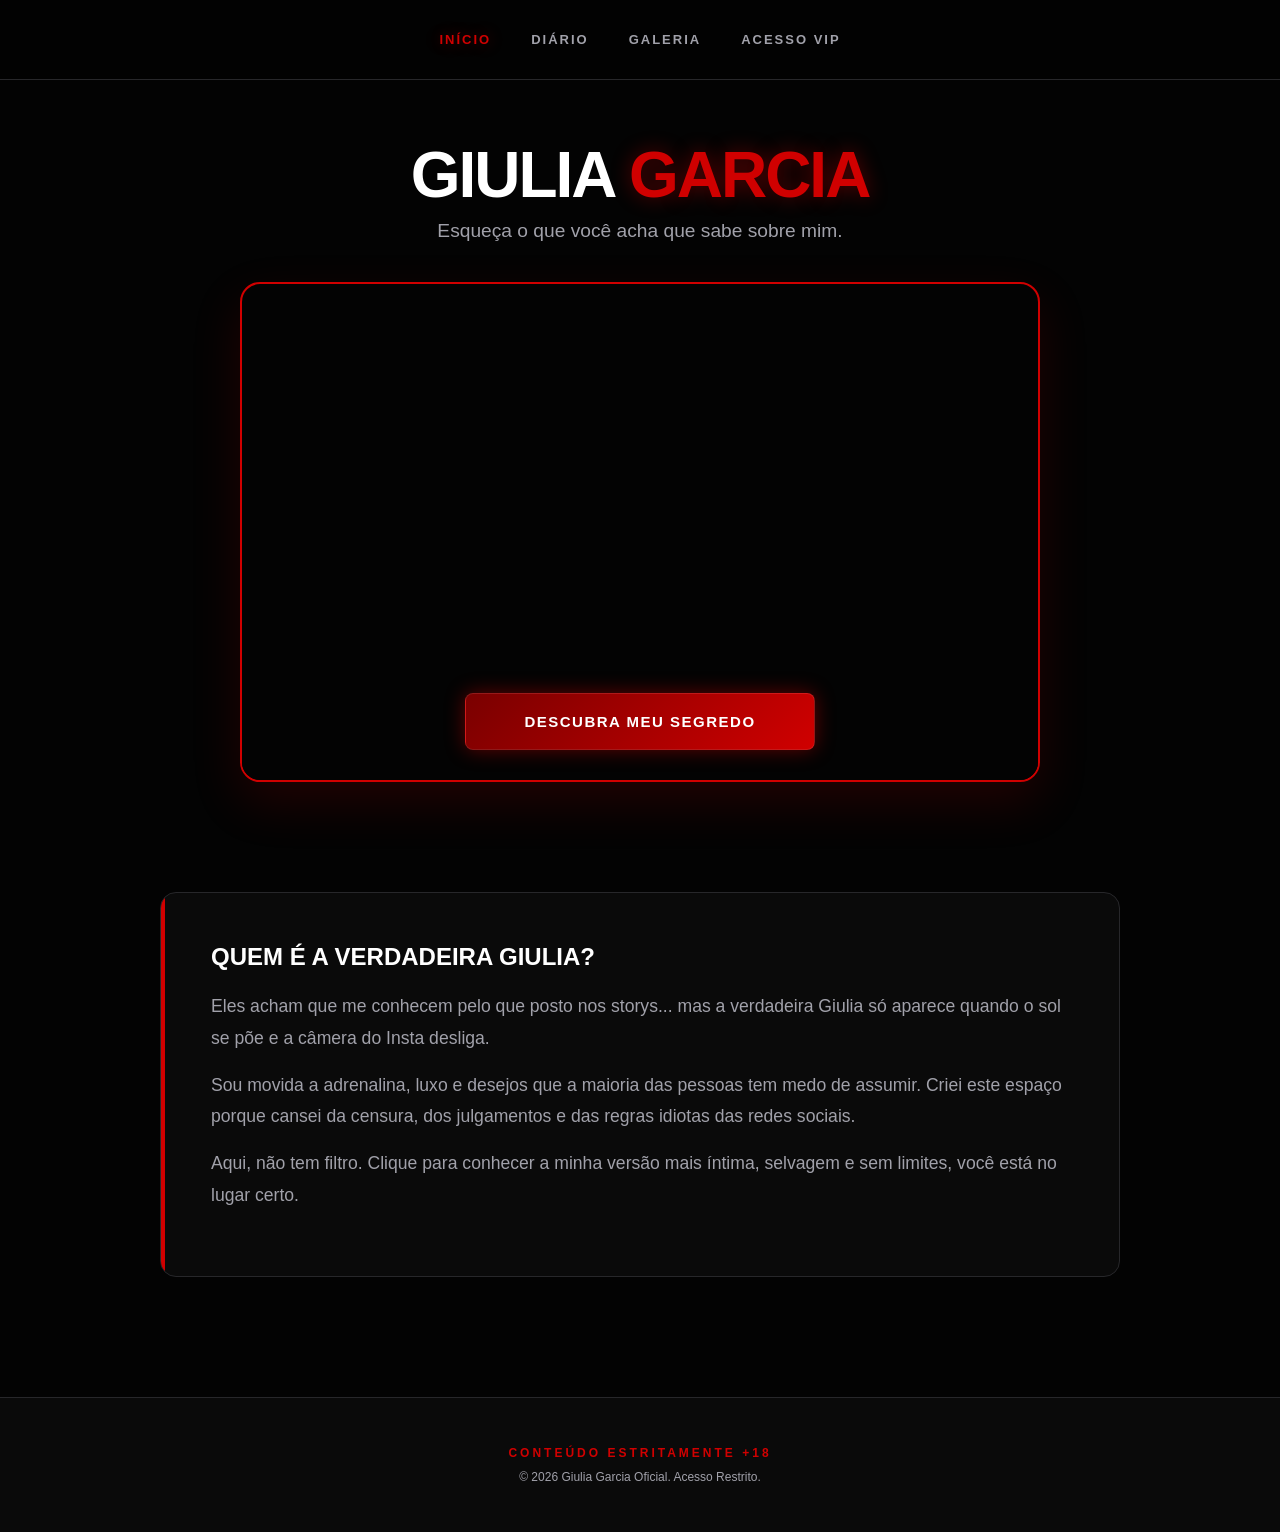
<file: index.html>
<!doctype html>
<html lang="pt-BR">
  <head>
    <meta charset="UTF-8" />
    <meta name="viewport" content="width=device-width, initial-scale=1.0" />
    <title>Giulia Garcia | Portal Oficial</title>
    <link rel="stylesheet" href="style.css" />
    <style>
      .hero-section {
        padding: 60px 0;
        text-align: center;
      }
      .hero-image-wrapper {
        max-width: 800px;
        margin: 0 auto 50px;
        border-radius: 20px;
        border: 2px solid var(--clr-primary);
        overflow: hidden;
        position: relative;
        box-shadow: 0 20px 50px rgba(208, 0, 0, 0.15);
        height: 500px;
        background-color: var(--clr-bg);
        background-image: url("https://cdn3.mage.space/temp/30d/creations/Q6MmyA06HxWpTsEqrOz7yv4e9qk2/image/6a7c17280c283adba0ce4e674d2f832f.jpg"); /* <- INSIRA O LINK DA SUA FOTO AQUI */
        background-position: center;
        background-size: contain;
        background-repeat: no-repeat;
      }
      .hero-overlay {
        position: absolute;
        bottom: 0;
        left: 0;
        width: 100%;
        padding: 60px 20px 30px;
        background: linear-gradient(to top, var(--clr-bg) 10%, transparent);
        display: flex;
        justify-content: center;
      }

      /* LORE SECTION */
      .lore-section {
        background: var(--clr-surface);
        padding: 50px;
        border-radius: 16px;
        border: 1px solid var(--clr-border);
        text-align: left;
        margin-bottom: 60px;
        position: relative;
        overflow: hidden;
      }
      .lore-section::before {
        content: "";
        position: absolute;
        top: 0;
        left: 0;
        width: 4px;
        height: 100%;
        background: var(--clr-primary);
      }
      .lore-title {
        font-size: 1.5rem;
        font-weight: 900;
        color: var(--clr-text-main);
        margin-bottom: 20px;
        text-transform: uppercase;
      }
      .lore-text {
        font-size: 1.1rem;
        line-height: 1.8;
        color: var(--clr-text-dim);
        margin-bottom: 15px;
      }
    </style>
  </head>
  <body>
    <nav class="navbar">
      <a href="/" class="active">Início</a>
      <a href="/diario">Diário</a>
      <a href="/galeria">Galeria</a>
      <a href="/vip">Acesso VIP</a>
    </nav>

    <main class="container">
      <section class="hero-section">
        <h1 class="hero-title">GIULIA <span>GARCIA</span></h1>
        <p
          style="
            color: var(--clr-text-dim);
            font-size: 1.2rem;
            margin-bottom: 40px;
          "
        >
          Esqueça o que você acha que sabe sobre mim.
        </p>

        <div class="hero-image-wrapper">
          <div class="hero-overlay">
            <a href="/vip" class="btn-cta btn-cta--red" style="max-width: 350px"
              >Descubra Meu Segredo</a
            >
          </div>
        </div>
      </section>

      <section class="lore-section">
        <h2 class="lore-title">Quem é a verdadeira Giulia?</h2>
        <p class="lore-text">
          Eles acham que me conhecem pelo que posto nos storys... mas a
          verdadeira Giulia só aparece quando o sol se põe e a câmera do Insta
          desliga.
        </p>
        <p class="lore-text">
          Sou movida a adrenalina, luxo e desejos que a maioria das pessoas tem
          medo de assumir. Criei este espaço porque cansei da censura, dos
          julgamentos e das regras idiotas das redes sociais.
        </p>
        <p class="lore-text">
          Aqui, não tem filtro. Clique para conhecer a minha versão mais íntima,
          selvagem e sem limites, você está no lugar certo.
        </p>
      </section>
    </main>

    <footer>
      <p class="footer-tag">CONTEÚDO ESTRITAMENTE +18</p>
      <p style="color: var(--clr-text-dim); font-size: 12px">
        &copy; 2026 Giulia Garcia Oficial. Acesso Restrito.
      </p>
    </footer>
  </body>
</html>
</file>
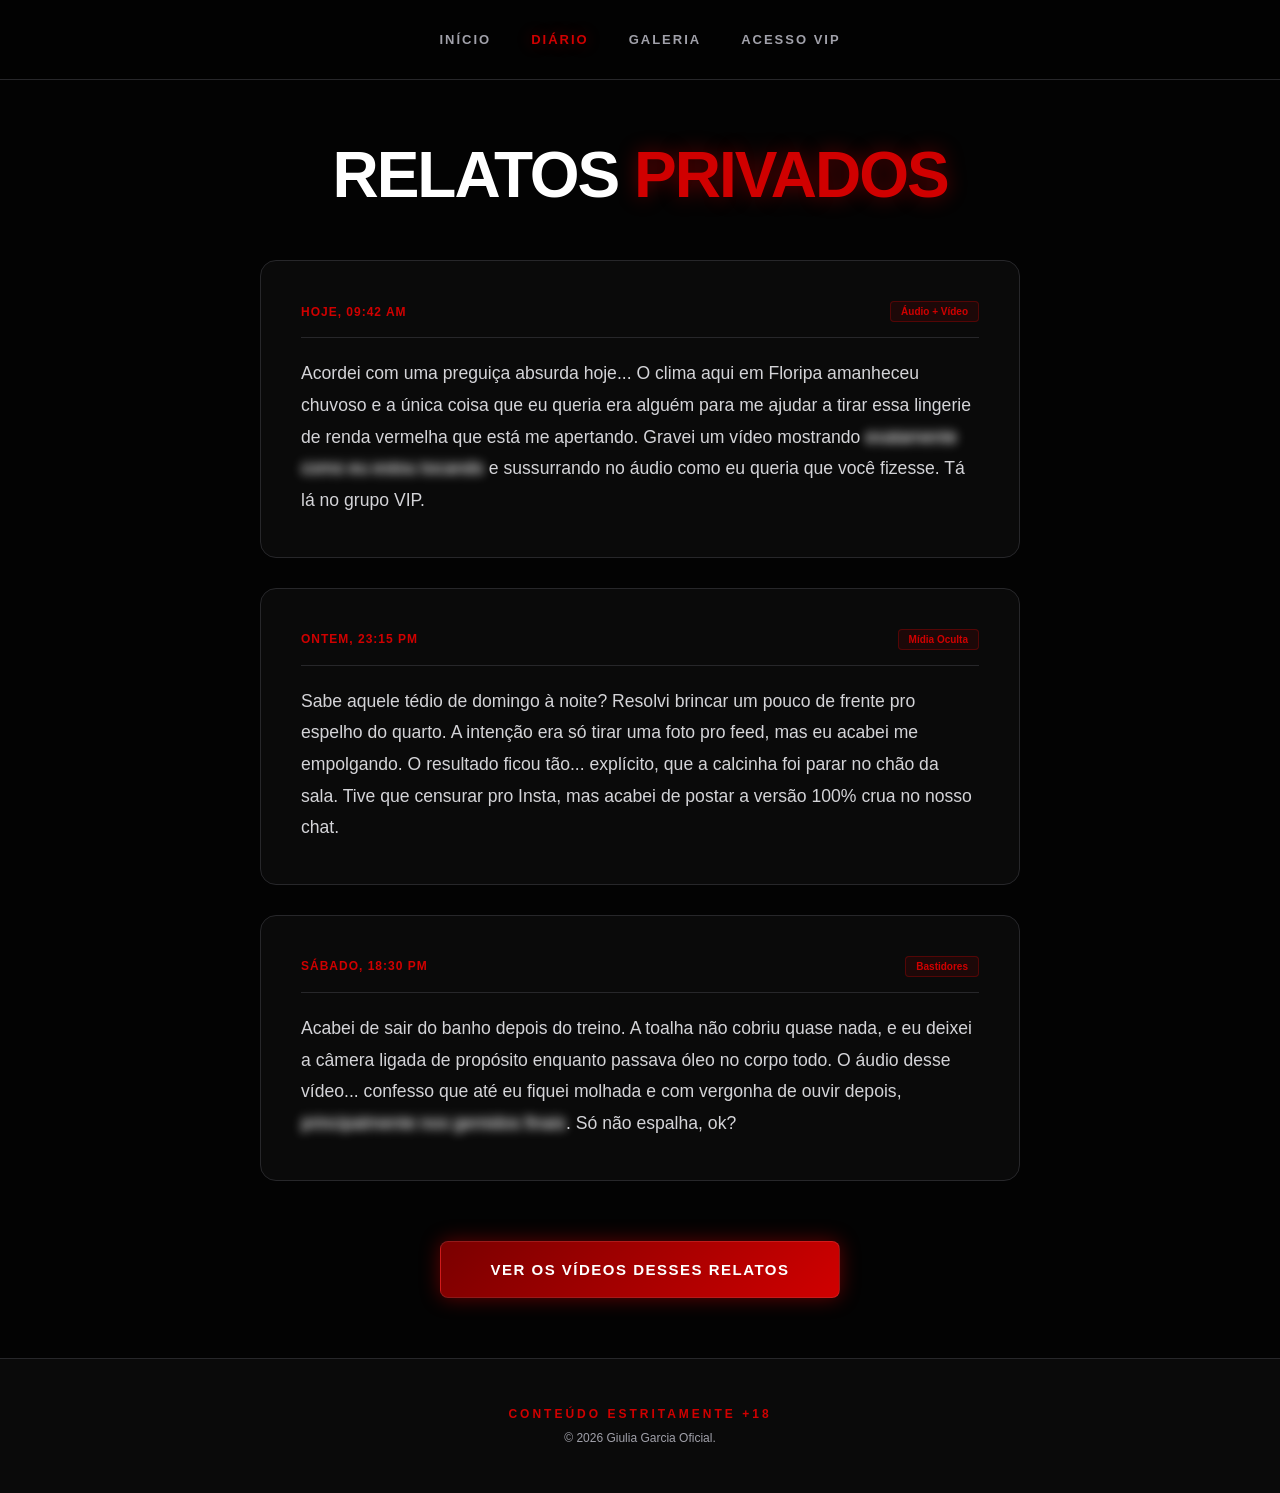
<file: diario.html>
<!doctype html>
<html lang="pt-BR">
  <head>
    <meta charset="UTF-8" />
    <meta name="viewport" content="width=device-width, initial-scale=1.0" />
    <title>Diário | Giulia Garcia</title>
    <link rel="stylesheet" href="style.css" />
    <style>
      .diary-feed {
        display: flex;
        flex-direction: column;
        gap: 30px;
        margin-bottom: 60px;
      }
      .diary-post {
        background: var(--clr-surface);
        padding: 40px;
        border-radius: 16px;
        border: 1px solid var(--clr-border);
        text-align: left;
      }
      .post-header {
        display: flex;
        justify-content: space-between;
        align-items: center;
        margin-bottom: 20px;
        border-bottom: 1px solid var(--clr-border);
        padding-bottom: 15px;
      }
      .post-date {
        color: var(--clr-primary);
        font-weight: 900;
        font-size: 12px;
        letter-spacing: 1px;
        text-transform: uppercase;
      }
      .post-tag {
        background: rgba(208, 0, 0, 0.1);
        color: var(--clr-primary);
        padding: 4px 10px;
        border-radius: 4px;
        font-size: 10px;
        font-weight: 800;
        border: 1px solid rgba(208, 0, 0, 0.3);
      }
      .post-text {
        font-size: 1.1rem;
        line-height: 1.8;
        color: #d4d4d8;
      }
      .post-blur {
        filter: blur(5px);
        color: #fff;
        background: rgba(255, 255, 255, 0.05);
        user-select: none;
      }
    </style>
  </head>
  <body>
    <nav class="navbar">
      <a href="/">Início</a>
      <a href="/diario" class="active">Diário</a>
      <a href="/galeria">Galeria</a>
      <a href="/vip">Acesso VIP</a>
    </nav>

    <main class="container" style="max-width: 800px; padding-top: 60px">
      <h1 class="hero-title" style="text-align: center; margin-bottom: 50px">
        Relatos <span>Privados</span>
      </h1>

      <div class="diary-feed">
        <article class="diary-post">
          <div class="post-header">
            <span class="post-date">Hoje, 09:42 AM</span
            ><span class="post-tag">Áudio + Vídeo</span>
          </div>
          <p class="post-text">
            Acordei com uma preguiça absurda hoje... O clima aqui em Floripa
            amanheceu chuvoso e a única coisa que eu queria era alguém para me
            ajudar a tirar essa lingerie de renda vermelha que está me
            apertando. Gravei um vídeo mostrando
            <span class="post-blur">exatamente como eu estou tocando</span> e
            sussurrando no áudio como eu queria que você fizesse. Tá lá no grupo
            VIP.
          </p>
        </article>

        <article class="diary-post">
          <div class="post-header">
            <span class="post-date">Ontem, 23:15 PM</span
            ><span class="post-tag">Mídia Oculta</span>
          </div>
          <p class="post-text">
            Sabe aquele tédio de domingo à noite? Resolvi brincar um pouco de
            frente pro espelho do quarto. A intenção era só tirar uma foto pro
            feed, mas eu acabei me empolgando. O resultado ficou tão...
            explícito, que a calcinha foi parar no chão da sala. Tive que
            censurar pro Insta, mas acabei de postar a versão 100% crua no nosso
            chat.
          </p>
        </article>

        <article class="diary-post">
          <div class="post-header">
            <span class="post-date">Sábado, 18:30 PM</span
            ><span class="post-tag">Bastidores</span>
          </div>
          <p class="post-text">
            Acabei de sair do banho depois do treino. A toalha não cobriu quase
            nada, e eu deixei a câmera ligada de propósito enquanto passava óleo
            no corpo todo. O áudio desse vídeo... confesso que até eu fiquei
            molhada e com vergonha de ouvir depois,
            <span class="post-blur">principalmente nos gemidos finais</span>. Só
            não espalha, ok?
          </p>
        </article>
      </div>

      <div style="text-align: center">
        <a href="/vip" class="btn-cta btn-cta--red" style="max-width: 400px"
          >Ver os vídeos desses relatos</a
        >
      </div>
    </main>

    <footer>
      <p class="footer-tag">CONTEÚDO ESTRITAMENTE +18</p>
      <p style="color: var(--clr-text-dim); font-size: 12px">
        &copy; 2026 Giulia Garcia Oficial.
      </p>
    </footer>
  </body>
</html>
</file>
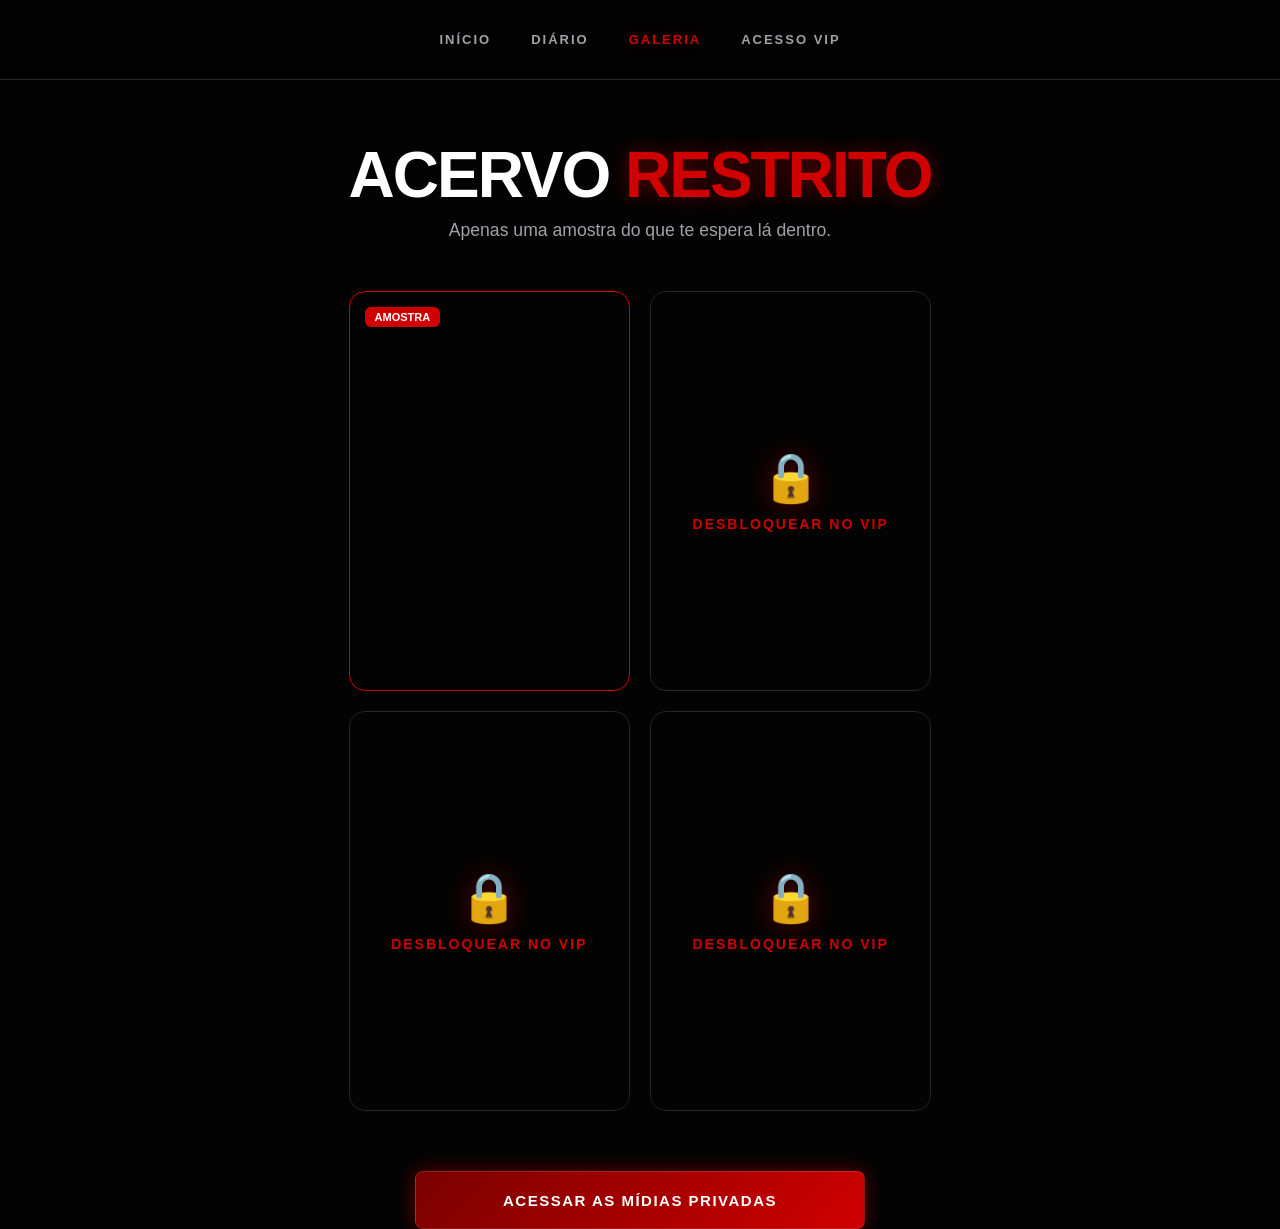
<file: galeria.html>
<!doctype html>
<html lang="pt-BR">
  <head>
    <meta charset="UTF-8" />
    <meta name="viewport" content="width=device-width, initial-scale=1.0" />
    <title>Galeria | Giulia Garcia</title>
    <link rel="stylesheet" href="style.css" />
    <style>
      .gallery-grid {
        display: grid;
        grid-template-columns: repeat(auto-fit, minmax(280px, 1fr));
        gap: 20px;
        margin-bottom: 60px;
      }
      .gallery-item {
        height: 400px;
        border-radius: 16px;
        border: 1px solid var(--clr-border);
        overflow: hidden;
        position: relative;
        background-size: contain;
        background-position: center;
        background-repeat: no-repeat;
        background-color: #030303;
      }

      /* Estilo da Borda da Foto Desbloqueada */
      .unlocked {
        border-color: var(--clr-primary);
      }
      .unlocked-tag {
        position: absolute;
        top: 15px;
        left: 15px;
        background: var(--clr-primary);
        color: white;
        padding: 4px 10px;
        font-size: 11px;
        font-weight: 900;
        border-radius: 6px;
      }

      /* Máscara de Blur para as Fotos Bloqueadas (A foto em si vai no HTML abaixo) */
      .locked-blur-overlay {
        position: absolute;
        inset: 0;
        background: rgba(5, 5, 5, 0.4);
        backdrop-filter: blur(12px);
        -webkit-backdrop-filter: blur(12px);
        display: flex;
        flex-direction: column;
        align-items: center;
        justify-content: center;
        z-index: 2;
      }
      .lock-icon {
        font-size: 3rem;
        color: var(--clr-text-main);
        filter: drop-shadow(0 0 15px var(--clr-primary-glow));
        margin-bottom: 10px;
      }
      .lock-text {
        color: var(--clr-primary);
        font-weight: 900;
        font-size: 14px;
        letter-spacing: 2px;
        text-transform: uppercase;
      }
    </style>
  </head>
  <body>
    <nav class="navbar">
      <a href="/">Início</a>
      <a href="/diario">Diário</a>
      <a href="/galeria" class="active">Galeria</a>
      <a href="/vip">Acesso VIP</a>
    </nav>

    <main class="container" style="padding-top: 60px; text-align: center">
      <h1 class="hero-title">Acervo <span>Restrito</span></h1>
      <p
        style="
          color: var(--clr-text-dim);
          font-size: 1.1rem;
          margin-bottom: 50px;
        "
      >
        Apenas uma amostra do que te espera lá dentro.
      </p>

      <div class="gallery-grid">
        <div
          class="gallery-item unlocked"
          style="
            background-image: url(&quot;https://cdn3.mage.space/temp/30d/creations/Q6MmyA06HxWpTsEqrOz7yv4e9qk2/image/ea204cd326e864096be3b2991b393716.jpg&quot;);
          "
        >
          <div class="unlocked-tag">AMOSTRA</div>
        </div>

        <div
          class="gallery-item"
          style="
            background-image: url(&quot;https://cdn3.mage.space/temp/30d/creations/Q6MmyA06HxWpTsEqrOz7yv4e9qk2/image/1b065adb34c66ba8a481f3a63d225603.jpg&quot;);
          "
        >
          <div class="locked-blur-overlay">
            <div class="lock-icon">🔒</div>
            <div class="lock-text">Desbloquear no VIP</div>
          </div>
        </div>

        <div
          class="gallery-item"
          style="
            background-image: url(&quot;https://cdn3.mage.space/temp/30d/creations/Q6MmyA06HxWpTsEqrOz7yv4e9qk2/image/0a865dad1b4ad9410f286ff980bda9fc.jpg&quot;);
          "
        >
          <div class="locked-blur-overlay">
            <div class="lock-icon">🔒</div>
            <div class="lock-text">Desbloquear no VIP</div>
          </div>
        </div>

        <div
          class="gallery-item"
          style="
            background-image: url(&quot;https://cdn3.mage.space/temp/30d/creations/Q6MmyA06HxWpTsEqrOz7yv4e9qk2/image/bd0463d41a00cdf3036e638db287924d.jpg&quot;);
          "
        >
          <div class="locked-blur-overlay">
            <div class="lock-icon">🔒</div>
            <div class="lock-text">Desbloquear no VIP</div>
          </div>
        </div>
      </div>

      <a href="/vip" class="btn-cta btn-cta--red" style="max-width: 450px"
        >Acessar as Mídias Privadas</a
      >
    </main>
  </body>
</html>
</file>
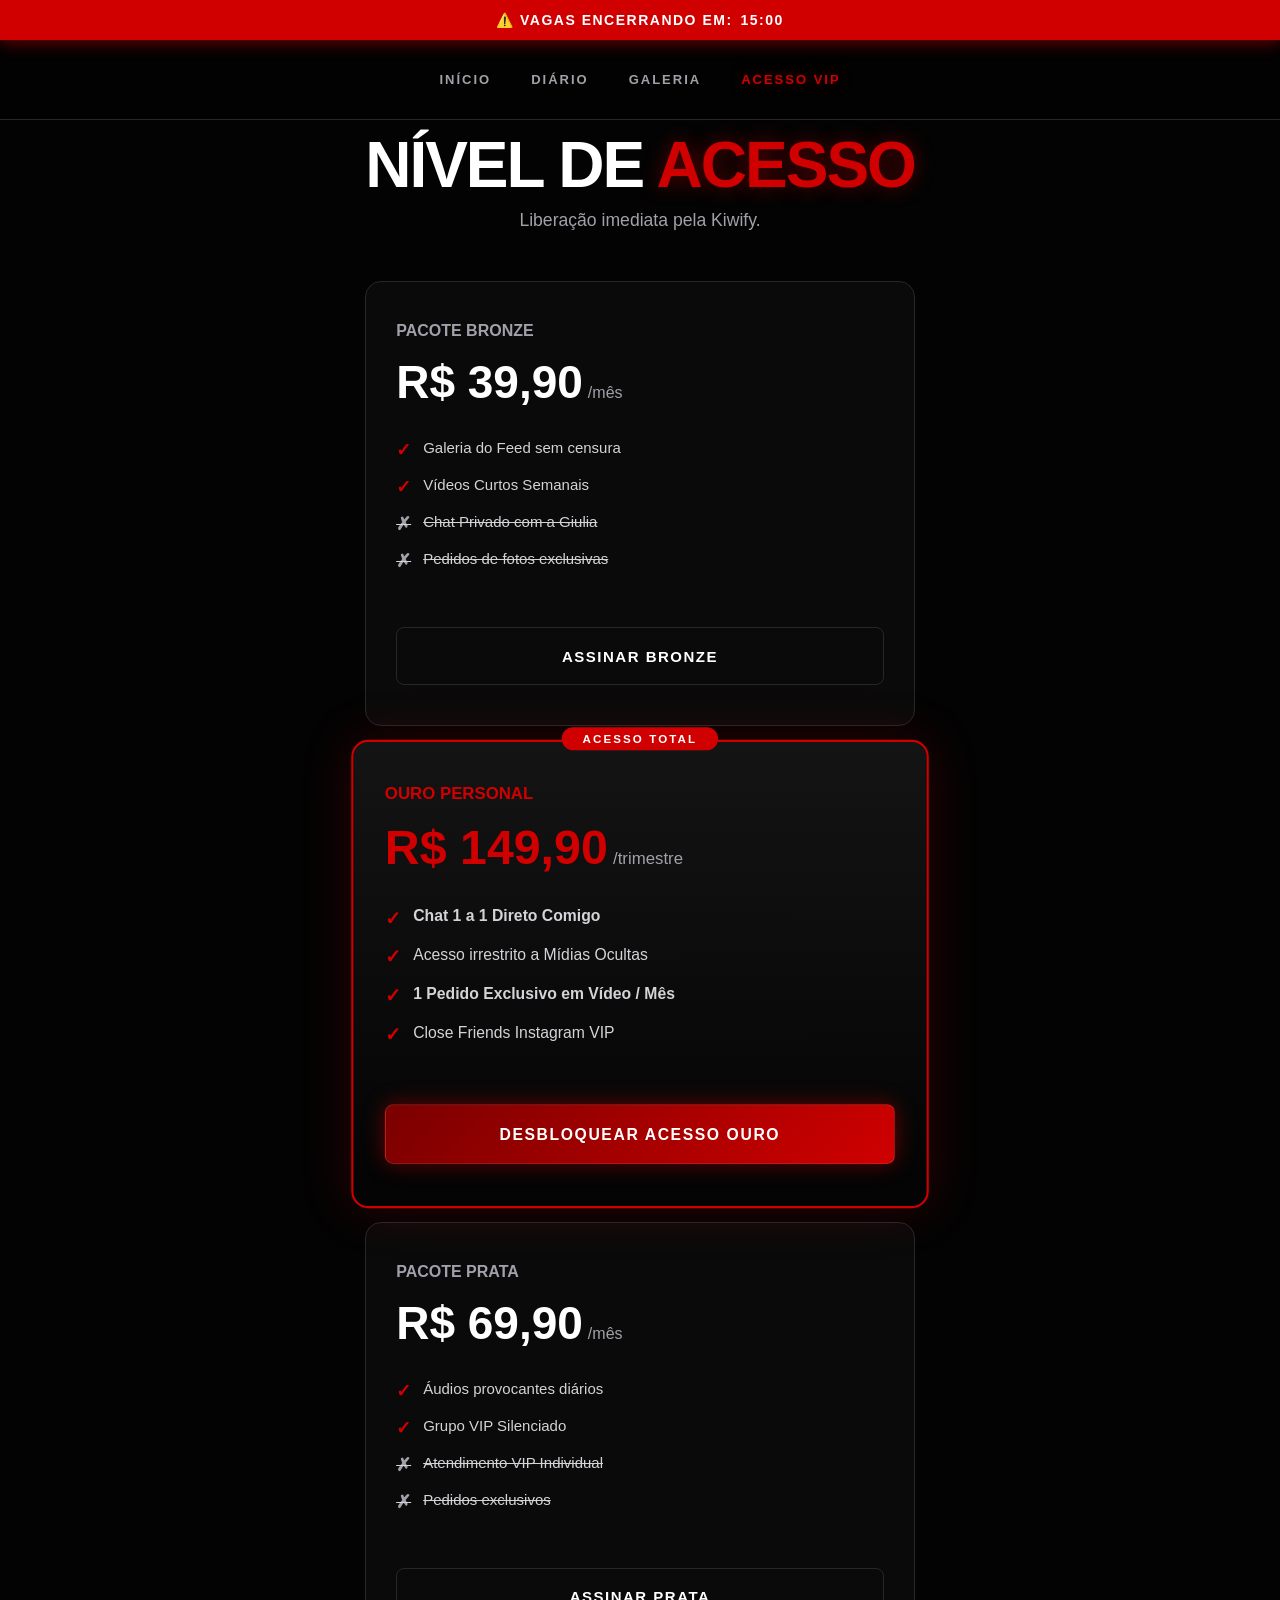
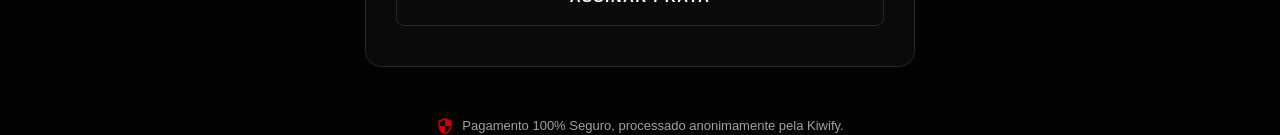
<file: vip.html>
<!doctype html>
<html lang="pt-BR">
  <head>
    <meta charset="UTF-8" />
    <meta name="viewport" content="width=device-width, initial-scale=1.0" />
    <title>VIP Checkout | Giulia Garcia</title>
    <link rel="stylesheet" href="style.css" />
    <style>
      body {
        padding-top: 130px;
      }
      .navbar {
        top: 40px;
      }

      .timer-top {
        position: fixed;
        top: 0;
        left: 0;
        width: 100%;
        height: 40px;
        background: var(--clr-primary);
        color: white;
        display: flex;
        align-items: center;
        justify-content: center;
        font-weight: 900;
        font-size: 14px;
        z-index: 10000;
        letter-spacing: 1.5px;
        text-transform: uppercase;
        box-shadow: 0 4px 15px var(--clr-primary-glow);
      }

      .pricing-grid {
        display: grid;
        grid-template-columns: repeat(auto-fit, minmax(300px, 1fr));
        gap: 25px;
        margin: 50px 0;
      }
      .pricing-card {
        background: var(--clr-surface);
        padding: 40px 30px;
        border-radius: 16px;
        border: 1px solid var(--clr-border);
        text-align: left;
        position: relative;
        display: flex;
        flex-direction: column;
      }

      /* Destaque Ouro totalmente Carmesim */
      .pricing-card.destaque {
        border: 2px solid var(--clr-primary);
        transform: scale(1.05);
        box-shadow: 0 0 50px rgba(208, 0, 0, 0.2);
        background: linear-gradient(
          180deg,
          var(--clr-surface-light),
          var(--clr-bg)
        );
        z-index: 10;
      }
      .tag-recomendado {
        position: absolute;
        top: -14px;
        left: 50%;
        transform: translateX(-50%);
        background: var(--clr-primary);
        color: #fff;
        padding: 5px 20px;
        border-radius: 20px;
        font-size: 11px;
        font-weight: 900;
        text-transform: uppercase;
        letter-spacing: 2px;
      }

      .plan-title {
        font-size: 16px;
        font-weight: 800;
        color: var(--clr-text-dim);
        text-transform: uppercase;
        margin-bottom: 15px;
      }
      .pricing-card.destaque .plan-title {
        color: var(--clr-primary);
      }

      .plan-price {
        font-size: 46px;
        font-weight: 900;
        margin-bottom: 30px;
        color: #fff;
        display: flex;
        align-items: baseline;
        gap: 5px;
      }
      .plan-price span {
        font-size: 16px;
        font-weight: 400;
        color: var(--clr-text-dim);
      }

      .plan-features {
        list-style: none;
        margin-bottom: 40px;
        flex-grow: 1;
      }
      .plan-features li {
        display: flex;
        align-items: flex-start;
        gap: 12px;
        margin-bottom: 15px;
        font-size: 15px;
        color: #d4d4d8;
      }
      .check-icon {
        color: var(--clr-primary);
        font-weight: 900;
        font-size: 18px;
      }
      .cross-icon {
        color: var(--clr-text-dim);
        font-weight: 900;
        font-size: 18px;
      }
      .disabled-text {
        color: var(--clr-text-dim);
        text-decoration: line-through;
      }
    </style>
  </head>
  <body>
    <div class="timer-top">
      ⚠️ VAGAS ENCERRANDO EM:
      <span id="timer" style="margin-left: 8px">15:00</span>
    </div>

    <nav class="navbar">
      <a href="/">Início</a>
      <a href="/diario">Diário</a>
      <a href="/galeria">Galeria</a>
      <a href="/vip" class="active">Acesso VIP</a>
    </nav>

    <main class="container" style="text-align: center">
      <h1 class="hero-title">NÍVEL DE <span>ACESSO</span></h1>
      <p style="color: var(--clr-text-dim); font-size: 1.1rem">
        Liberação imediata pela Kiwify.
      </p>

      <div class="pricing-grid">
        <div class="pricing-card">
          <div class="plan-title">Pacote Bronze</div>
          <div class="plan-price">R$ 39,90<span>/mês</span></div>
          <ul class="plan-features">
            <li>
              <span class="check-icon">✓</span> Galeria do Feed sem censura
            </li>
            <li><span class="check-icon">✓</span> Vídeos Curtos Semanais</li>
            <li class="disabled-text">
              <span class="cross-icon">✗</span> Chat Privado com a Giulia
            </li>
            <li class="disabled-text">
              <span class="cross-icon">✗</span> Pedidos de fotos exclusivas
            </li>
          </ul>
          <a
            href="https://pay.kiwify.com.br/lCS8Yf4"
            class="btn-cta btn-cta--ghost"
            >Assinar Bronze</a
          >
        </div>

        <div class="pricing-card destaque">
          <div class="tag-recomendado">Acesso Total</div>
          <div class="plan-title">Ouro Personal</div>
          <div class="plan-price" style="color: var(--clr-primary)">
            R$ 149,90<span>/trimestre</span>
          </div>
          <ul class="plan-features">
            <li>
              <span class="check-icon">✓</span>
              <strong>Chat 1 a 1 Direto Comigo</strong>
            </li>
            <li>
              <span class="check-icon">✓</span> Acesso irrestrito a Mídias
              Ocultas
            </li>
            <li>
              <span class="check-icon">✓</span>
              <strong>1 Pedido Exclusivo em Vídeo / Mês</strong>
            </li>
            <li>
              <span class="check-icon">✓</span> Close Friends Instagram VIP
            </li>
          </ul>
          <a
            href="https://pay.kiwify.com.br/FcTkho0"
            class="btn-cta btn-cta--red"
            >Desbloquear Acesso Ouro</a
          >
        </div>

        <div class="pricing-card">
          <div class="plan-title">Pacote Prata</div>
          <div class="plan-price">R$ 69,90<span>/mês</span></div>
          <ul class="plan-features">
            <li>
              <span class="check-icon">✓</span> Áudios provocantes diários
            </li>
            <li><span class="check-icon">✓</span> Grupo VIP Silenciado</li>
            <li class="disabled-text">
              <span class="cross-icon">✗</span> Atendimento VIP Individual
            </li>
            <li class="disabled-text">
              <span class="cross-icon">✗</span> Pedidos exclusivos
            </li>
          </ul>
          <a
            href="https://pay.kiwify.com.br/15CyLBQ"
            class="btn-cta btn-cta--ghost"
            >Assinar Prata</a
          >
        </div>
      </div>

      <div
        style="
          font-size: 13px;
          color: var(--clr-text-dim);
          display: flex;
          justify-content: center;
          align-items: center;
          gap: 8px;
        "
      >
        <svg
          xmlns="http://www.w3.org/2000/svg"
          viewBox="0 0 24 24"
          style="width: 18px; height: 18px; fill: var(--clr-primary)"
        >
          <path
            d="M12 1L3 5v6c0 5.55 3.84 10.74 9 12 5.16-1.26 9-6.45 9-12V5l-9-4zm0 10.99h7c-.53 4.12-3.28 7.79-7 8.94V12H5V6.3l7-3.11v8.8z"
          />
        </svg>
        Pagamento 100% Seguro, processado anonimamente pela Kiwify.
      </div>
    </main>

    <div
      id="toast"
      style="
        position: fixed;
        bottom: -100px;
        left: 50%;
        transform: translateX(-50%);
        background: #18181b;
        padding: 15px 25px;
        border-radius: 8px;
        border-left: 4px solid var(--clr-primary);
        visibility: hidden;
        opacity: 0;
        transition: 0.5s;
        z-index: 10000;
        box-shadow: 0 10px 30px rgba(0, 0, 0, 0.8);
        display: flex;
        align-items: center;
        gap: 15px;
        font-size: 14px;
        min-width: 300px;
      "
    >
      <div
        style="
          width: 10px;
          height: 10px;
          background: var(--clr-primary);
          border-radius: 50%;
          box-shadow: 0 0 15px var(--clr-primary);
        "
      ></div>
      <span id="toast-text"></span>
    </div>

    <script>
      // Sistema de Timer de Escassez
      let timeInSeconds = sessionStorage.getItem("timer_carmesim")
        ? parseInt(sessionStorage.getItem("timer_carmesim"))
        : 15 * 60;
      setInterval(function () {
        let mins = parseInt(timeInSeconds / 60, 10);
        let secs = parseInt(timeInSeconds % 60, 10);
        document.querySelector("#timer").textContent =
          `${mins < 10 ? "0" + mins : mins}:${secs < 10 ? "0" + secs : secs}`;
        if (--timeInSeconds > 0)
          sessionStorage.setItem("timer_carmesim", timeInSeconds);
      }, 1000);

      // Sistema de Prova Social Fake
      const nomes = [
        "Lucas M.",
        "Rafael T.",
        "João V.",
        "Pedro S.",
        "Matheus C.",
        "Gabriel A.",
        "Felipe R.",
        "Thiago P.",
      ];
      setInterval(() => {
        const toast = document.getElementById("toast");
        document.getElementById("toast-text").innerHTML =
          `<strong>${nomes[Math.floor(Math.random() * nomes.length)]}</strong> acabou de assinar o plano Ouro!`;
        toast.style.bottom = "30px";
        toast.style.visibility = "visible";
        toast.style.opacity = "1";
        setTimeout(() => {
          toast.style.bottom = "-100px";
          toast.style.opacity = "0";
        }, 4000);
      }, 18000);
    </script>
  </body>
</html>
</file>
<file: style.css>
/* GIULIA GARCIA - DARK CRIMSON ARCHITECTURE */

:root {
  /* Paleta Carmesim & OLED Black */
  --clr-bg: #030303;
  --clr-surface: #0a0a0a;
  --clr-surface-light: #141414;

  --clr-primary: #d00000;
  --clr-primary-glow: rgba(208, 0, 0, 0.45);
  --clr-primary-dark: #7a0000;

  --clr-text-main: #ffffff;
  --clr-text-dim: #a1a1aa;
  --clr-border: #27272a;

  --transition-smooth: all 0.4s cubic-bezier(0.25, 1, 0.5, 1);
}

/* 1. RESET E TIPOGRAFIA BASE */
* {
  margin: 0;
  padding: 0;
  box-sizing: border-box;
}
html {
  scroll-behavior: smooth;
  font-size: 16px;
}
body {
  background-color: var(--clr-bg);
  color: var(--clr-text-main);
  font-family:
    "Inter",
    -apple-system,
    sans-serif;
  -webkit-font-smoothing: antialiased;
  display: flex;
  flex-direction: column;
  min-height: 100vh;
  padding-top: 80px;
}

/* 2. NAVEGAÇÃO GLASSMORPHISM */
.navbar {
  position: fixed;
  top: 0;
  left: 0;
  width: 100%;
  height: 80px;
  background: rgba(3, 3, 3, 0.85);
  backdrop-filter: blur(15px);
  -webkit-backdrop-filter: blur(15px);
  border-bottom: 1px solid var(--clr-border);
  z-index: 9999;
  display: flex;
  justify-content: center;
  align-items: center;
  gap: 40px;
}
.navbar a {
  color: var(--clr-text-dim);
  text-decoration: none;
  font-size: 13px;
  font-weight: 800;
  text-transform: uppercase;
  letter-spacing: 2px;
  transition: var(--transition-smooth);
}
.navbar a:hover,
.navbar a.active {
  color: var(--clr-primary);
  text-shadow: 0 0 15px var(--clr-primary-glow);
}

/* 3. BOTÕES DE ALTA CONVERSÃO (PULSE CARMESIM) */
.btn-cta {
  display: inline-flex;
  align-items: center;
  justify-content: center;
  width: 100%;
  padding: 1.2rem;
  border-radius: 8px;
  font-weight: 900;
  text-transform: uppercase;
  letter-spacing: 1.5px;
  font-size: 15px;
  text-decoration: none;
  border: none;
  cursor: pointer;
  transition: var(--transition-smooth);
}

.btn-cta--red {
  background: linear-gradient(
    135deg,
    var(--clr-primary-dark),
    var(--clr-primary)
  );
  color: #fff;
  box-shadow: 0 0 20px var(--clr-primary-glow);
  animation: pulseCarmesim 2.5s infinite;
  border: 1px solid rgba(255, 255, 255, 0.1);
}
.btn-cta--red:hover {
  transform: translateY(-3px) scale(1.02);
  filter: brightness(1.2);
}

.btn-cta--ghost {
  background: transparent;
  color: var(--clr-text-main);
  border: 1px solid var(--clr-border);
}
.btn-cta--ghost:hover {
  background: var(--clr-surface-light);
  border-color: var(--clr-text-dim);
}

@keyframes pulseCarmesim {
  0% {
    box-shadow: 0 0 0 0 rgba(208, 0, 0, 0.5);
  }
  70% {
    box-shadow: 0 0 0 15px rgba(208, 0, 0, 0);
  }
  100% {
    box-shadow: 0 0 0 0 rgba(208, 0, 0, 0);
  }
}

/* 4. COMPONENTES GLOBAIS */
.container {
  max-width: 1000px;
  margin: 0 auto;
  padding: 0 20px;
  flex: 1;
}
.hero-title {
  font-size: 4rem;
  font-weight: 900;
  letter-spacing: -2px;
  margin-bottom: 10px;
  line-height: 1.1;
  text-transform: uppercase;
}
.hero-title span {
  color: var(--clr-primary);
  text-shadow: 0 0 20px var(--clr-primary-glow);
}

/* FOOTER */
footer {
  padding: 3rem 2rem;
  border-top: 1px solid var(--clr-border);
  text-align: center;
  margin-top: 60px;
  background: var(--clr-surface);
}
.footer-tag {
  color: var(--clr-primary);
  font-weight: 900;
  letter-spacing: 3px;
  font-size: 12px;
  margin-bottom: 10px;
}
</file>
